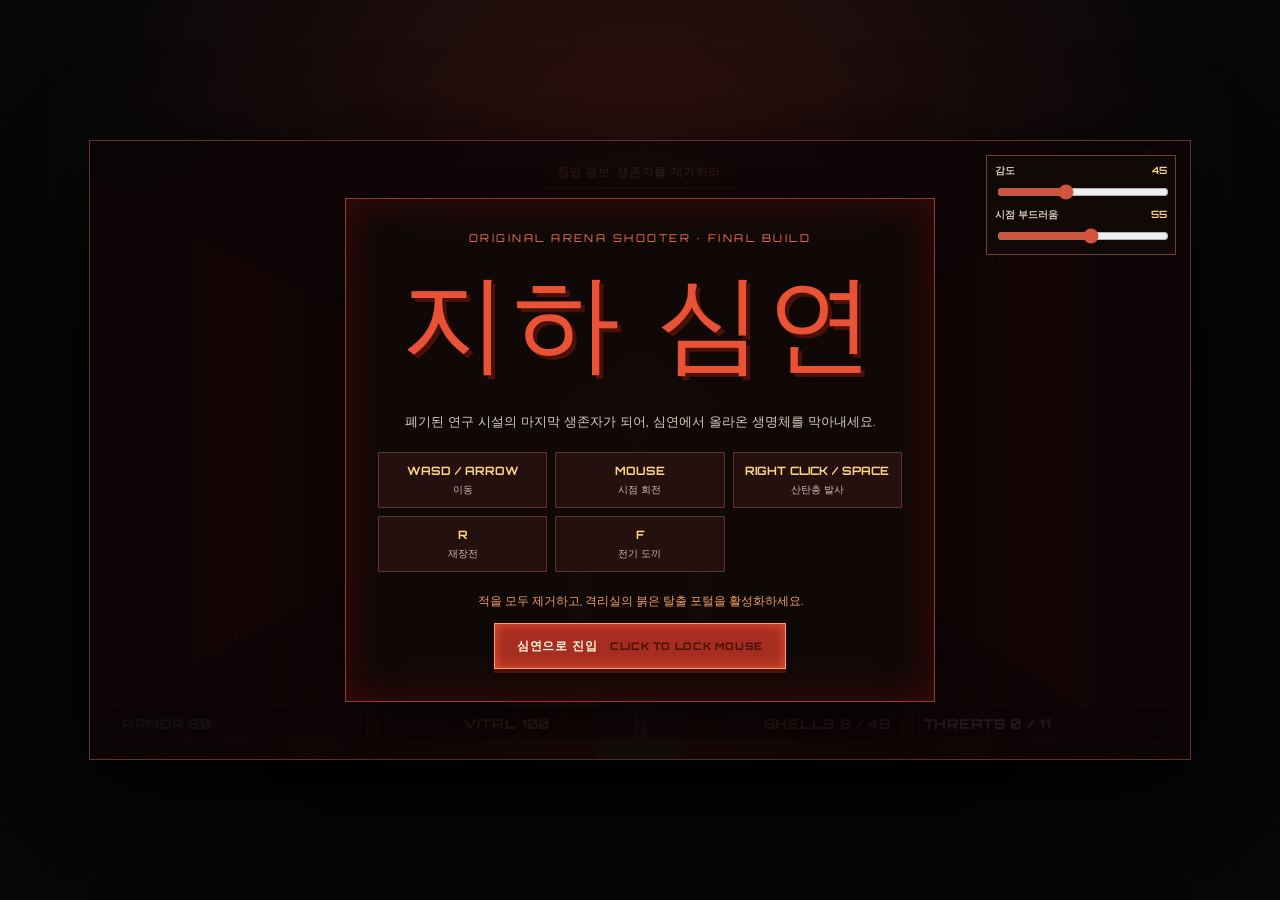
<file: index.html>
<!doctype html>
<html lang="ko">
<head>
  <meta charset="UTF-8" />
  <meta name="viewport" content="width=device-width, initial-scale=1.0" />
  <title>지하 심연 — 최종판</title>
  <link rel="stylesheet" href="style.css" />
  <link rel="stylesheet" href="controls.css" />
</head>
<body>
  <main>
    <canvas id="screen" width="960" height="540" aria-label="지하 심연 게임 화면"></canvas>
    <section class="hud"><div id="armor">ARMOR 50</div><div id="health">VITAL 100</div><div id="ammo">SHELLS 32</div><div id="kills">THREATS 0 / 9</div></section>
    <div id="crosshair">+</div>
    <div id="message">침입 경보. 생존자를 제거하라.</div>
    <div class="input-controls" aria-label="입력 설정">
      <label>감도 <output id="sensitivity-value">45</output><input id="sensitivity" type="range" min="10" max="100" value="45"></label>
      <label>시점 부드러움 <output id="smoothness-value">55</output><input id="smoothness" type="range" min="0" max="100" value="55"></label>
    </div>
    <section id="intro" class="panel">
      <div class="panel-inner">
        <p class="tag">ORIGINAL ARENA SHOOTER · FINAL BUILD</p>
        <h1>지하 심연</h1>
        <p>폐기된 연구 시설의 마지막 생존자가 되어, 심연에서 올라온 생명체를 막아내세요.</p>
        <div class="controls"><span><b>WASD / ARROW</b> 이동</span><span><b>MOUSE</b> 시점 회전</span><span><b>RIGHT CLICK / SPACE</b> 산탄총 발사</span><span><b>R</b> 재장전</span><span><b>F</b> 전기 도끼</span></div>
        <p class="goal">적을 모두 제거하고, 격리실의 붉은 탈출 포털을 활성화하세요.</p>
        <button id="start" type="button">심연으로 진입 <small>CLICK TO LOCK MOUSE</small></button>
      </div>
    </section>
    <section id="end" class="panel hidden"><div class="panel-inner"><h2 id="end-title"></h2><p id="end-copy"></p><button id="restart" type="button">다시 진입</button></div></section>
  </main>
  <script src="game.js"></script>
</body>
</html>
</file>
<file: style.css>
@import url('https://fonts.googleapis.com/css2?family=Black+Ops+One&family=Orbitron:wght@400;600;800&display=swap');
:root{background:#050608;color:#f9eee3;font-family:Orbitron,system-ui,sans-serif}*{box-sizing:border-box}body{margin:0;min-height:100vh;display:grid;place-items:center;background:radial-gradient(circle at 50% 20%,#30120f,#050608 62%);overflow:hidden}main{position:relative;width:min(1100px,100vw);box-shadow:0 0 0 1px #6d3026,0 22px 80px #000}canvas{display:block;width:100%;height:auto;image-rendering:pixelated;cursor:crosshair}.hud{position:absolute;inset:auto 20px 18px;display:grid;grid-template-columns:1fr 1fr 1fr;gap:9px;pointer-events:none;text-shadow:2px 2px 0 #170505}.hud div{padding:8px 11px;border:1px solid #7e4638;background:#130b0bce;font-size:clamp(.62rem,1.35vw,.86rem);font-weight:800;letter-spacing:.05em}.hud div:nth-child(1){color:#ff6f62}.hud div:nth-child(2){text-align:center;color:#f4ca78}.hud div:nth-child(3){text-align:right;color:#daa9a0}#crosshair{position:absolute;left:50%;top:50%;transform:translate(-50%,-50%);font:1.55rem Arial;color:#fff2bf;text-shadow:0 0 7px #000;pointer-events:none}#message{position:absolute;top:16px;left:50%;transform:translateX(-50%);padding:7px 12px;border-bottom:1px solid #a15a45;background:#160a0ac9;color:#efba7c;font-size:clamp(.55rem,1.2vw,.72rem);text-align:center;letter-spacing:.05em;pointer-events:none}.panel{position:absolute;inset:0;display:grid;place-items:center;padding:24px;background:linear-gradient(90deg,#090305f2,#170808d4,#090305f2);text-align:center}.panel-inner{width:min(590px,100%);padding:32px;border:1px solid #8f4131;box-shadow:inset 0 0 40px #3f0c08,0 15px 80px #000;background:#100807eb}.tag{margin:0;color:#f2754e;letter-spacing:.23em;font-size:.67rem}.panel h1{margin:7px 0 12px;font:clamp(3.4rem,10vw,6.7rem) 'Black Ops One',Impact,sans-serif;letter-spacing:.04em;color:#e95234;text-shadow:4px 4px #4a100a}.panel h2{margin:0;color:#f2b06a;font:2rem 'Black Ops One'}.panel p:not(.tag){color:#d8c7bd;font-size:.82rem;line-height:1.8}.controls{display:grid;grid-template-columns:repeat(3,1fr);gap:8px;margin:19px 0}.controls span{padding:10px 4px;border:1px solid #613129;background:#24100e;color:#cdbdb4;font-size:.62rem}.controls b{display:block;margin-bottom:5px;color:#ffd484;font-size:.72rem}.goal{color:#ef9d65!important;font-size:.72rem!important}button{padding:13px 22px;border:1px solid #ff986f;background:#a62e20;color:#fff3de;font:800 .78rem Orbitron;letter-spacing:.05em;cursor:pointer;box-shadow:inset 0 0 12px #e75336,0 4px #48130d}button:hover{background:#d1412c}button small{color:#4b100a;margin-left:8px}.hidden{display:none!important}@media(max-width:600px){.hud{inset:auto 8px 8px}.hud div{padding:6px;font-size:.52rem}.controls{grid-template-columns:1fr}.panel-inner{padding:24px}.panel h1{font-size:3.2rem}}
</file>
<file: controls.css>
.input-controls{position:absolute;z-index:2;right:14px;top:14px;display:grid;gap:6px;width:190px;padding:8px;border:1px solid #704137;background:#120909d9;color:#d8c4b6;font:600 10px Orbitron,system-ui}.input-controls label{display:grid;grid-template-columns:1fr auto;gap:4px}.input-controls input{grid-column:1/-1;width:100%;accent-color:#d3543b}.input-controls output{color:#ffd28a}@media(max-width:640px){.input-controls{display:none}}
.hud{grid-template-columns:repeat(4,1fr)}.hud div:first-child{color:#61b7d8}@media(max-width:640px){.hud{grid-template-columns:repeat(2,1fr)}}
</file>
